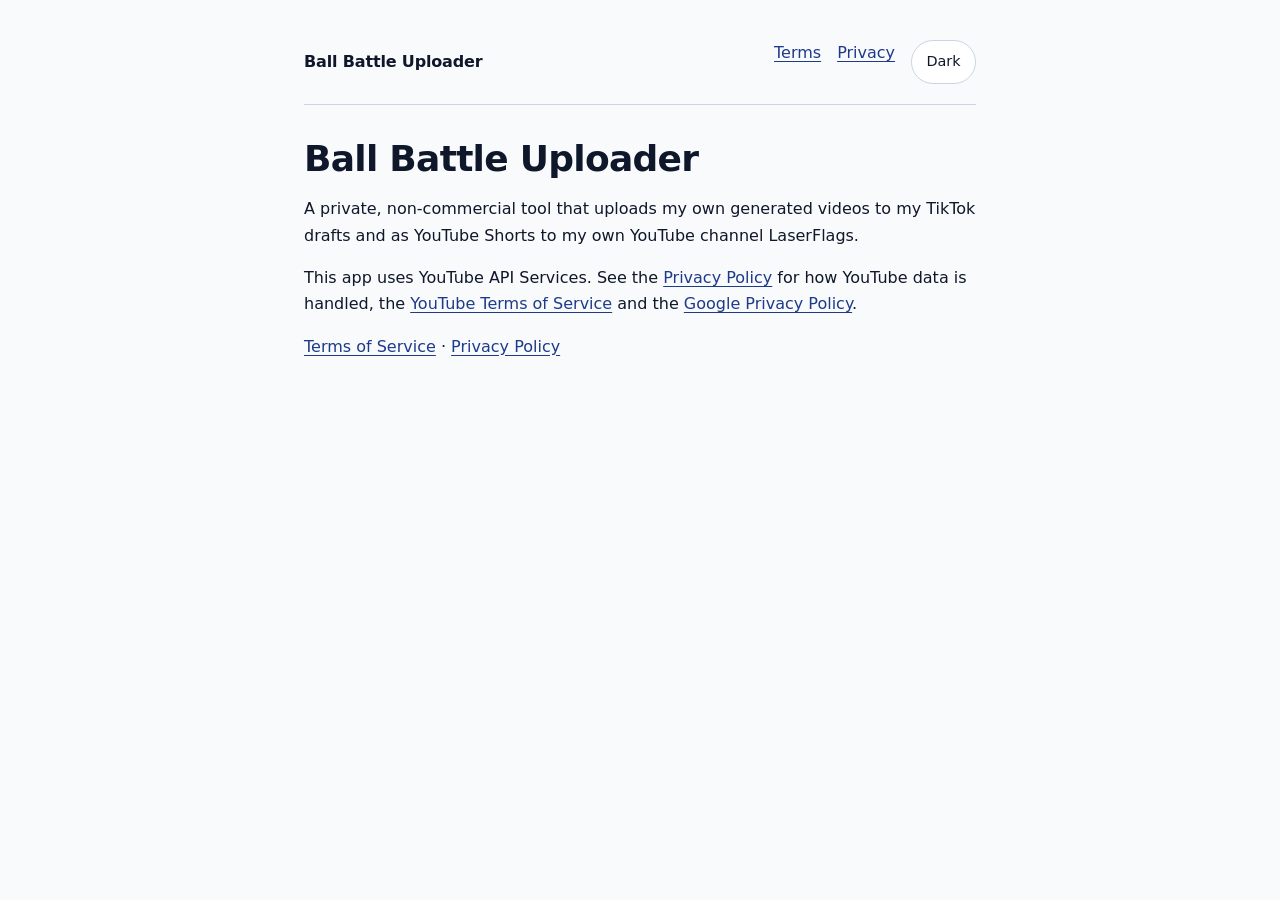
<file: index.html>
<!doctype html>
<html lang="en">
<head>
  <meta charset="utf-8">
  <meta name="viewport" content="width=device-width, initial-scale=1">
  <title>Ball Battle Uploader</title>
  <link rel="stylesheet" href="style.css">
  <script src="theme.js"></script>
</head>
<body>
  <div class="wrap">
    <header>
      <span class="brand">Ball Battle Uploader</span>
      <nav aria-label="Legal pages">
        <a href="terms.html">Terms</a>
        <a href="privacy.html">Privacy</a>
        <button class="theme" type="button">Dark</button>
      </nav>
    </header>
    <main>
      <h1>Ball Battle Uploader</h1>
      <p>A private, non-commercial tool that uploads my own generated videos to my TikTok drafts and as YouTube Shorts to my own YouTube channel LaserFlags.</p>
      <p>This app uses YouTube API Services. See the <a href="privacy.html">Privacy Policy</a> for how YouTube data is handled, the <a href="https://www.youtube.com/t/terms" rel="noopener">YouTube Terms of Service</a> and the <a href="https://policies.google.com/privacy" rel="noopener">Google Privacy Policy</a>.</p>
      <p><a href="terms.html">Terms of Service</a> · <a href="privacy.html">Privacy Policy</a></p>
    </main>
  </div>
</body>
</html>
</file>
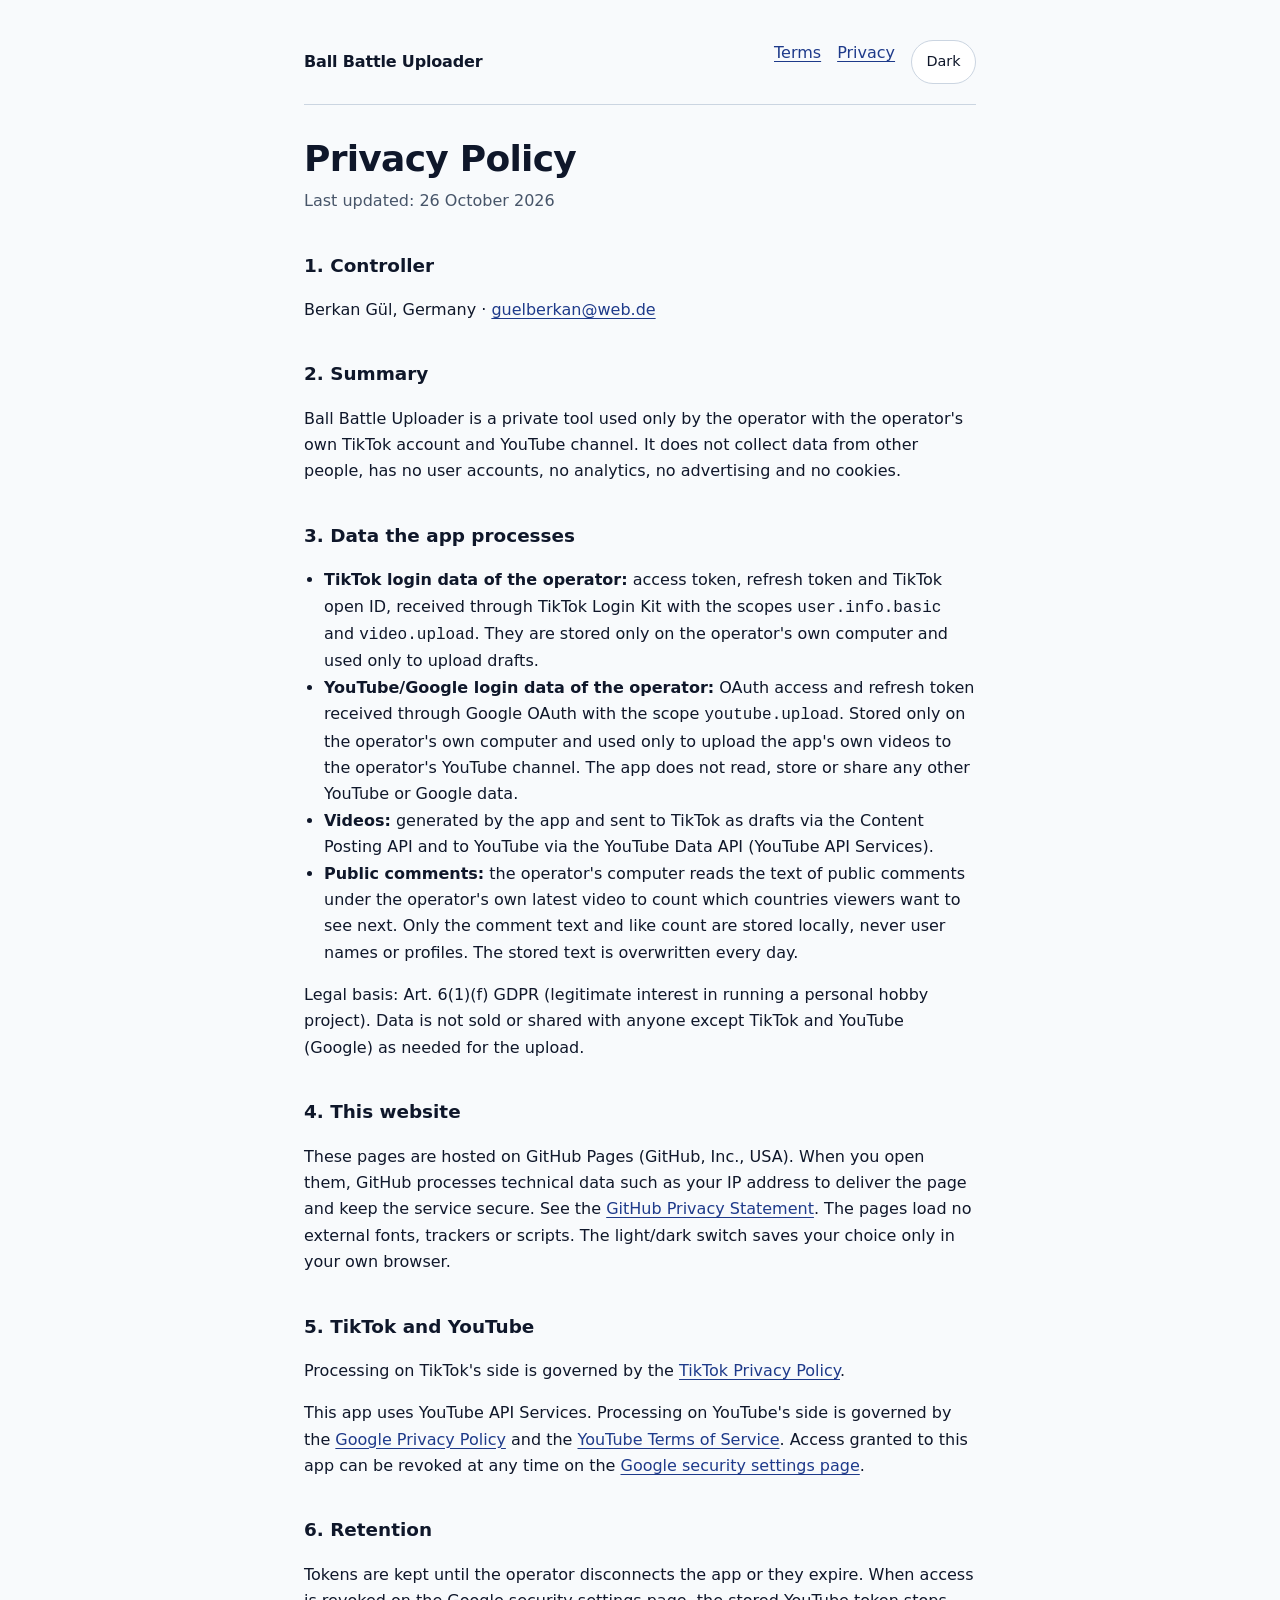
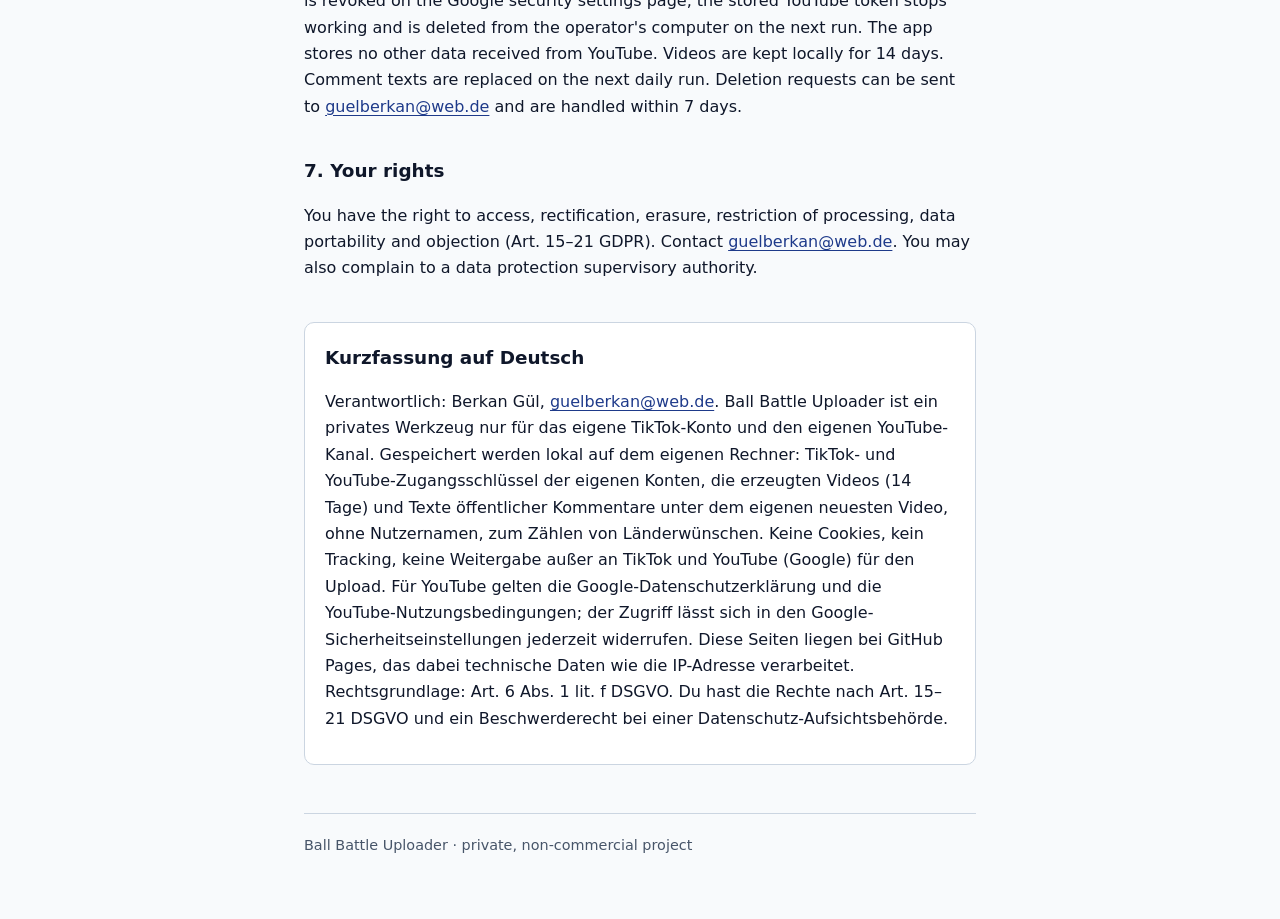
<file: privacy.html>
<!doctype html>
<html lang="en">
<head>
  <meta charset="utf-8">
  <meta name="viewport" content="width=device-width, initial-scale=1">
  <title>Privacy Policy – Ball Battle Uploader</title>
  <meta name="description" content="Privacy Policy for Ball Battle Uploader, a private tool that uploads the operator's own generated videos to TikTok drafts.">
  <link rel="stylesheet" href="style.css">
  <script src="theme.js"></script>
</head>
<body>
  <div class="wrap">
    <header>
      <span class="brand">Ball Battle Uploader</span>
      <nav aria-label="Legal pages">
        <a href="terms.html">Terms</a>
        <a href="privacy.html" aria-current="page">Privacy</a>
        <button class="theme" type="button">Dark</button>
      </nav>
    </header>

    <main>
      <h1>Privacy Policy</h1>
      <p class="meta">Last updated: 26 October 2026</p>

      <h2>1. Controller</h2>
      <p>Berkan Gül, Germany · <a href="mailto:guelberkan@web.de">guelberkan@web.de</a></p>

      <h2>2. Summary</h2>
      <p>Ball Battle Uploader is a private tool used only by the operator with the operator's own TikTok account and YouTube channel. It does not collect data from other people, has no user accounts, no analytics, no advertising and no cookies.</p>

      <h2>3. Data the app processes</h2>
      <ul>
        <li><strong>TikTok login data of the operator:</strong> access token, refresh token and TikTok open ID, received through TikTok Login Kit with the scopes <code>user.info.basic</code> and <code>video.upload</code>. They are stored only on the operator's own computer and used only to upload drafts.</li>
        <li><strong>YouTube/Google login data of the operator:</strong> OAuth access and refresh token received through Google OAuth with the scope <code>youtube.upload</code>. Stored only on the operator's own computer and used only to upload the app's own videos to the operator's YouTube channel. The app does not read, store or share any other YouTube or Google data.</li>
        <li><strong>Videos:</strong> generated by the app and sent to TikTok as drafts via the Content Posting API and to YouTube via the YouTube Data API (YouTube API Services).</li>
        <li><strong>Public comments:</strong> the operator's computer reads the text of public comments under the operator's own latest video to count which countries viewers want to see next. Only the comment text and like count are stored locally, never user names or profiles. The stored text is overwritten every day.</li>
      </ul>
      <p>Legal basis: Art. 6(1)(f) GDPR (legitimate interest in running a personal hobby project). Data is not sold or shared with anyone except TikTok and YouTube (Google) as needed for the upload.</p>

      <h2>4. This website</h2>
      <p>These pages are hosted on GitHub Pages (GitHub, Inc., USA). When you open them, GitHub processes technical data such as your IP address to deliver the page and keep the service secure. See the <a href="https://docs.github.com/en/site-policy/privacy-policies/github-general-privacy-statement" rel="noopener">GitHub Privacy Statement</a>. The pages load no external fonts, trackers or scripts. The light/dark switch saves your choice only in your own browser.</p>

      <h2>5. TikTok and YouTube</h2>
      <p>Processing on TikTok's side is governed by the <a href="https://www.tiktok.com/legal/privacy-policy-eea" rel="noopener">TikTok Privacy Policy</a>.</p>
      <p>This app uses YouTube API Services. Processing on YouTube's side is governed by the <a href="https://policies.google.com/privacy" rel="noopener">Google Privacy Policy</a> and the <a href="https://www.youtube.com/t/terms" rel="noopener">YouTube Terms of Service</a>. Access granted to this app can be revoked at any time on the <a href="https://security.google.com/settings/security/permissions" rel="noopener">Google security settings page</a>.</p>

      <h2>6. Retention</h2>
      <p>Tokens are kept until the operator disconnects the app or they expire. When access is revoked on the Google security settings page, the stored YouTube token stops working and is deleted from the operator's computer on the next run. The app stores no other data received from YouTube. Videos are kept locally for 14 days. Comment texts are replaced on the next daily run. Deletion requests can be sent to <a href="mailto:guelberkan@web.de">guelberkan@web.de</a> and are handled within 7 days.</p>

      <h2>7. Your rights</h2>
      <p>You have the right to access, rectification, erasure, restriction of processing, data portability and objection (Art. 15–21 GDPR). Contact <a href="mailto:guelberkan@web.de">guelberkan@web.de</a>. You may also complain to a data protection supervisory authority.</p>

      <section class="lang" lang="de" aria-labelledby="de-title">
        <h2 id="de-title">Kurzfassung auf Deutsch</h2>
        <p>Verantwortlich: Berkan Gül, <a href="mailto:guelberkan@web.de">guelberkan@web.de</a>. Ball Battle Uploader ist ein privates Werkzeug nur für das eigene TikTok-Konto und den eigenen YouTube-Kanal. Gespeichert werden lokal auf dem eigenen Rechner: TikTok- und YouTube-Zugangsschlüssel der eigenen Konten, die erzeugten Videos (14 Tage) und Texte öffentlicher Kommentare unter dem eigenen neuesten Video, ohne Nutzernamen, zum Zählen von Länderwünschen. Keine Cookies, kein Tracking, keine Weitergabe außer an TikTok und YouTube (Google) für den Upload. Für YouTube gelten die Google-Datenschutzerklärung und die YouTube-Nutzungsbedingungen; der Zugriff lässt sich in den Google-Sicherheitseinstellungen jederzeit widerrufen. Diese Seiten liegen bei GitHub Pages, das dabei technische Daten wie die IP-Adresse verarbeitet. Rechtsgrundlage: Art. 6 Abs. 1 lit. f DSGVO. Du hast die Rechte nach Art. 15–21 DSGVO und ein Beschwerderecht bei einer Datenschutz-Aufsichtsbehörde.</p>
      </section>
    </main>

    <footer>Ball Battle Uploader · private, non-commercial project</footer>
  </div>
</body>
</html>
</file>
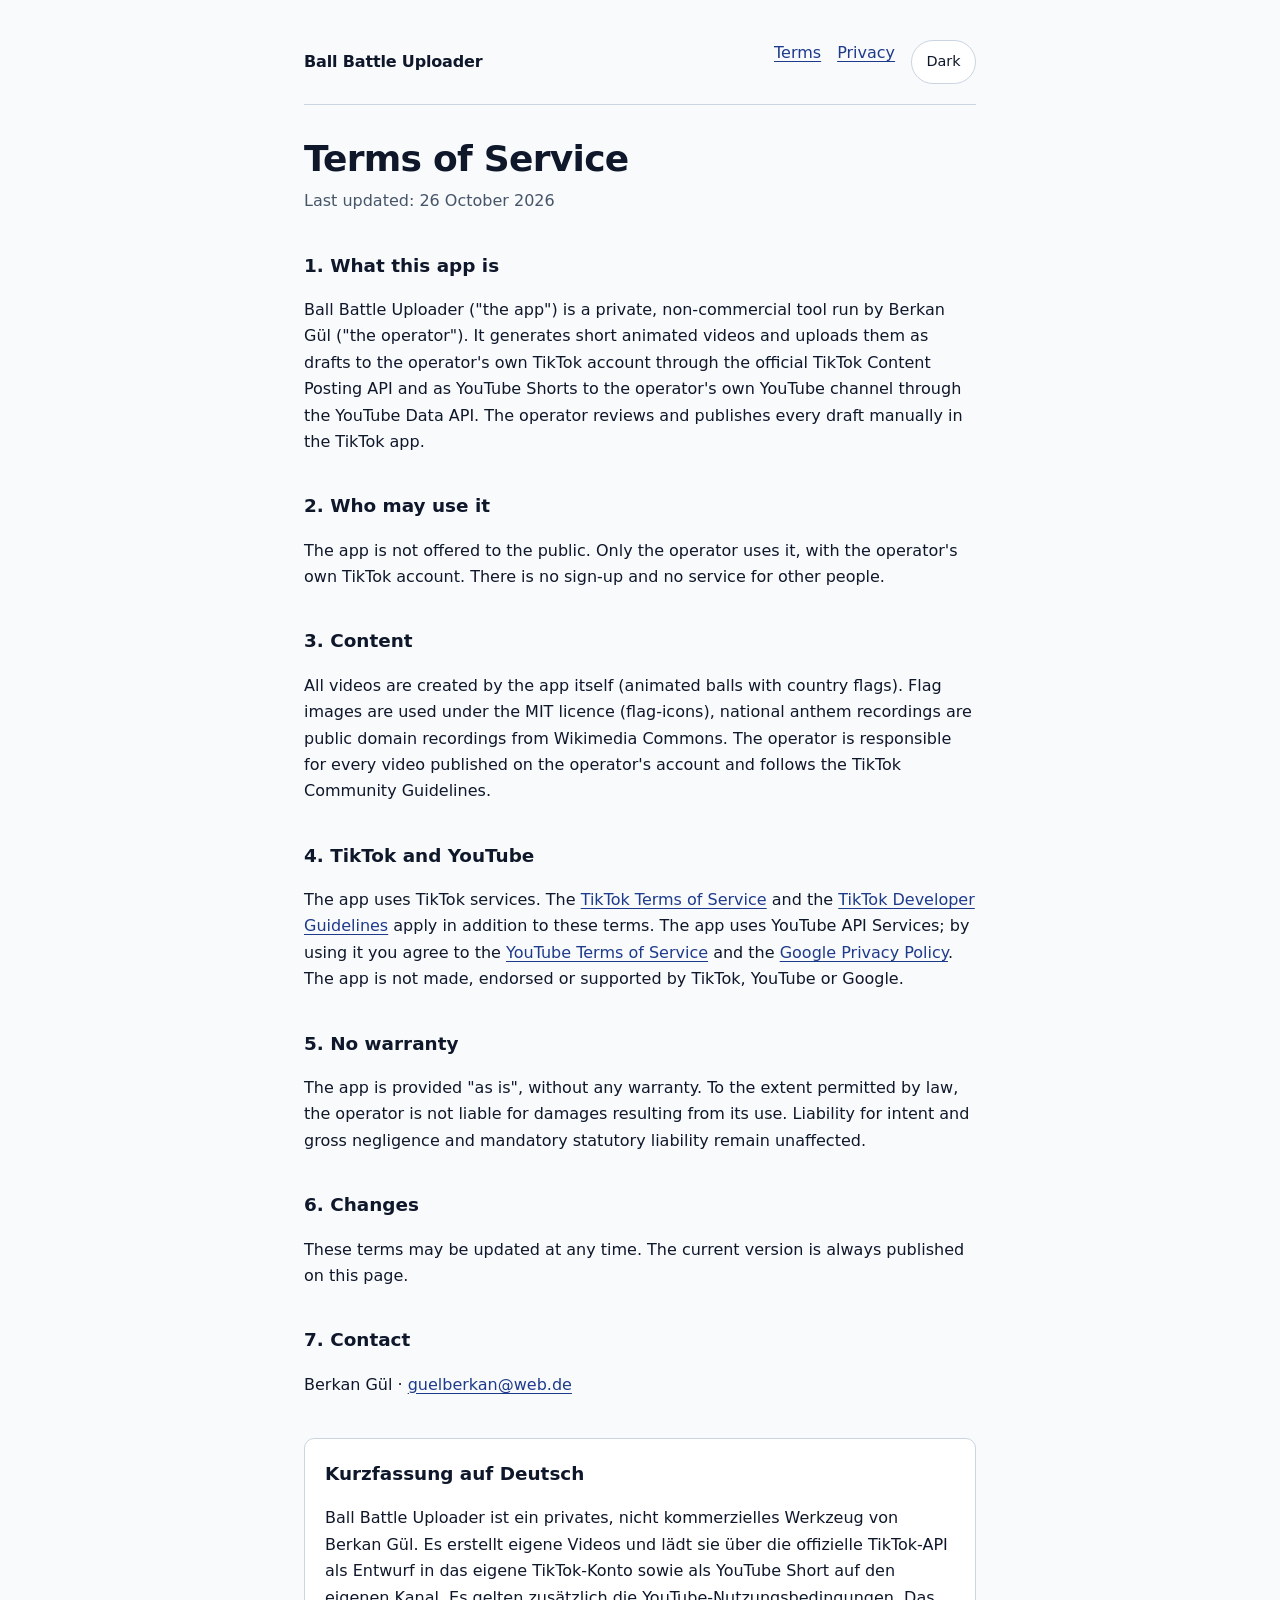
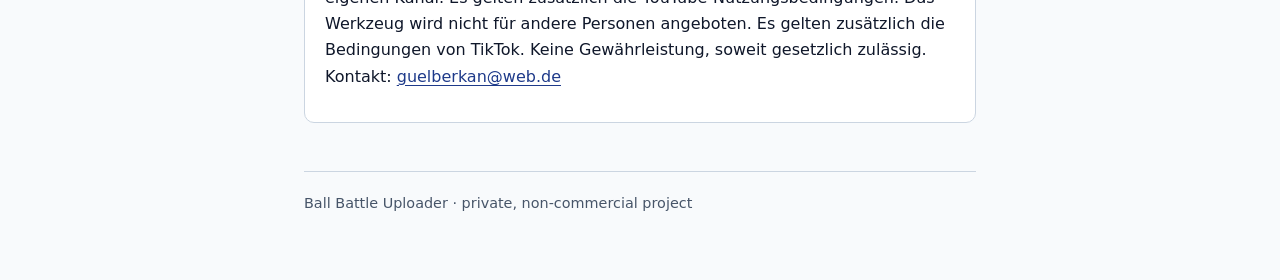
<file: terms.html>
<!doctype html>
<html lang="en">
<head>
  <meta charset="utf-8">
  <meta name="viewport" content="width=device-width, initial-scale=1">
  <title>Terms of Service – Ball Battle Uploader</title>
  <meta name="description" content="Terms of Service for Ball Battle Uploader, a private tool that uploads the operator's own generated videos to TikTok drafts.">
  <link rel="stylesheet" href="style.css">
  <script src="theme.js"></script>
</head>
<body>
  <div class="wrap">
    <header>
      <span class="brand">Ball Battle Uploader</span>
      <nav aria-label="Legal pages">
        <a href="terms.html" aria-current="page">Terms</a>
        <a href="privacy.html">Privacy</a>
        <button class="theme" type="button">Dark</button>
      </nav>
    </header>

    <main>
      <h1>Terms of Service</h1>
      <p class="meta">Last updated: 26 October 2026</p>

      <h2>1. What this app is</h2>
      <p>Ball Battle Uploader ("the app") is a private, non-commercial tool run by Berkan Gül ("the operator"). It generates short animated videos and uploads them as drafts to the operator's own TikTok account through the official TikTok Content Posting API and as YouTube Shorts to the operator's own YouTube channel through the YouTube Data API. The operator reviews and publishes every draft manually in the TikTok app.</p>

      <h2>2. Who may use it</h2>
      <p>The app is not offered to the public. Only the operator uses it, with the operator's own TikTok account. There is no sign-up and no service for other people.</p>

      <h2>3. Content</h2>
      <p>All videos are created by the app itself (animated balls with country flags). Flag images are used under the MIT licence (flag-icons), national anthem recordings are public domain recordings from Wikimedia Commons. The operator is responsible for every video published on the operator's account and follows the TikTok Community Guidelines.</p>

      <h2>4. TikTok and YouTube</h2>
      <p>The app uses TikTok services. The <a href="https://www.tiktok.com/legal/terms-of-service" rel="noopener">TikTok Terms of Service</a> and the <a href="https://developers.tiktok.com/doc/our-guidelines-developer-guidelines" rel="noopener">TikTok Developer Guidelines</a> apply in addition to these terms. The app uses YouTube API Services; by using it you agree to the <a href="https://www.youtube.com/t/terms" rel="noopener">YouTube Terms of Service</a> and the <a href="https://policies.google.com/privacy" rel="noopener">Google Privacy Policy</a>. The app is not made, endorsed or supported by TikTok, YouTube or Google.</p>

      <h2>5. No warranty</h2>
      <p>The app is provided "as is", without any warranty. To the extent permitted by law, the operator is not liable for damages resulting from its use. Liability for intent and gross negligence and mandatory statutory liability remain unaffected.</p>

      <h2>6. Changes</h2>
      <p>These terms may be updated at any time. The current version is always published on this page.</p>

      <h2>7. Contact</h2>
      <p>Berkan Gül · <a href="mailto:guelberkan@web.de">guelberkan@web.de</a></p>

      <section class="lang" lang="de" aria-labelledby="de-title">
        <h2 id="de-title">Kurzfassung auf Deutsch</h2>
        <p>Ball Battle Uploader ist ein privates, nicht kommerzielles Werkzeug von Berkan Gül. Es erstellt eigene Videos und lädt sie über die offizielle TikTok-API als Entwurf in das eigene TikTok-Konto sowie als YouTube Short auf den eigenen Kanal. Es gelten zusätzlich die YouTube-Nutzungsbedingungen. Das Werkzeug wird nicht für andere Personen angeboten. Es gelten zusätzlich die Bedingungen von TikTok. Keine Gewährleistung, soweit gesetzlich zulässig. Kontakt: <a href="mailto:guelberkan@web.de">guelberkan@web.de</a></p>
      </section>
    </main>

    <footer>Ball Battle Uploader · private, non-commercial project</footer>
  </div>
</body>
</html>
</file>
<file: style.css>
:root {
  --bg: #f8fafc;
  --fg: #0f172a;
  --muted: #475569;
  --border: #cbd5e1;
  --accent: #1e3a8a;
  --card: #ffffff;
  color-scheme: light;
}
@media (prefers-color-scheme: dark) {
  :root:not([data-theme="light"]) {
    --bg: #0b1120;
    --fg: #e2e8f0;
    --muted: #94a3b8;
    --border: #1e293b;
    --accent: #93c5fd;
    --card: #111827;
    color-scheme: dark;
  }
}
:root[data-theme="dark"] {
  --bg: #0b1120;
  --fg: #e2e8f0;
  --muted: #94a3b8;
  --border: #1e293b;
  --accent: #93c5fd;
  --card: #111827;
  color-scheme: dark;
}

* { box-sizing: border-box; }
html { -webkit-text-size-adjust: 100%; }
body {
  margin: 0;
  background: var(--bg);
  color: var(--fg);
  font: 400 1rem/1.65 system-ui, -apple-system, "Segoe UI", Roboto, "Helvetica Neue", Arial, sans-serif;
}
.wrap { max-width: 44rem; margin: 0 auto; padding: 2.5rem 1rem 4rem; }
header {
  display: flex; align-items: center; justify-content: space-between; gap: 1rem;
  padding-bottom: 1.25rem; border-bottom: 1px solid var(--border); margin-bottom: 2rem;
}
.brand { font-weight: 700; letter-spacing: -0.01em; }
nav { display: flex; gap: 1rem; flex-wrap: wrap; }
a { color: var(--accent); text-underline-offset: 3px; }
a:focus-visible, button:focus-visible { outline: 2px solid var(--accent); outline-offset: 3px; border-radius: 4px; }
h1 { font-size: clamp(1.75rem, 4vw, 2.25rem); line-height: 1.2; margin: 0 0 0.5rem; letter-spacing: -0.02em; text-wrap: balance; }
.meta { color: var(--muted); margin: 0 0 2rem; }
h2 { font-size: 1.15rem; margin: 2.25rem 0 0.5rem; }
p, li { max-width: 68ch; }
ul { padding-left: 1.25rem; }
.lang {
  background: var(--card); border: 1px solid var(--border); border-radius: 10px;
  padding: 1rem 1.25rem; margin: 2.5rem 0 0;
}
.lang h2 { margin-top: 0.25rem; }
footer { margin-top: 3rem; padding-top: 1.25rem; border-top: 1px solid var(--border); color: var(--muted); font-size: 0.9rem; }
.theme {
  min-width: 44px; min-height: 44px; border: 1px solid var(--border); border-radius: 999px;
  background: var(--card); color: var(--fg); cursor: pointer; font: inherit; font-size: 0.9rem; padding: 0 0.9rem;
}
</file>
